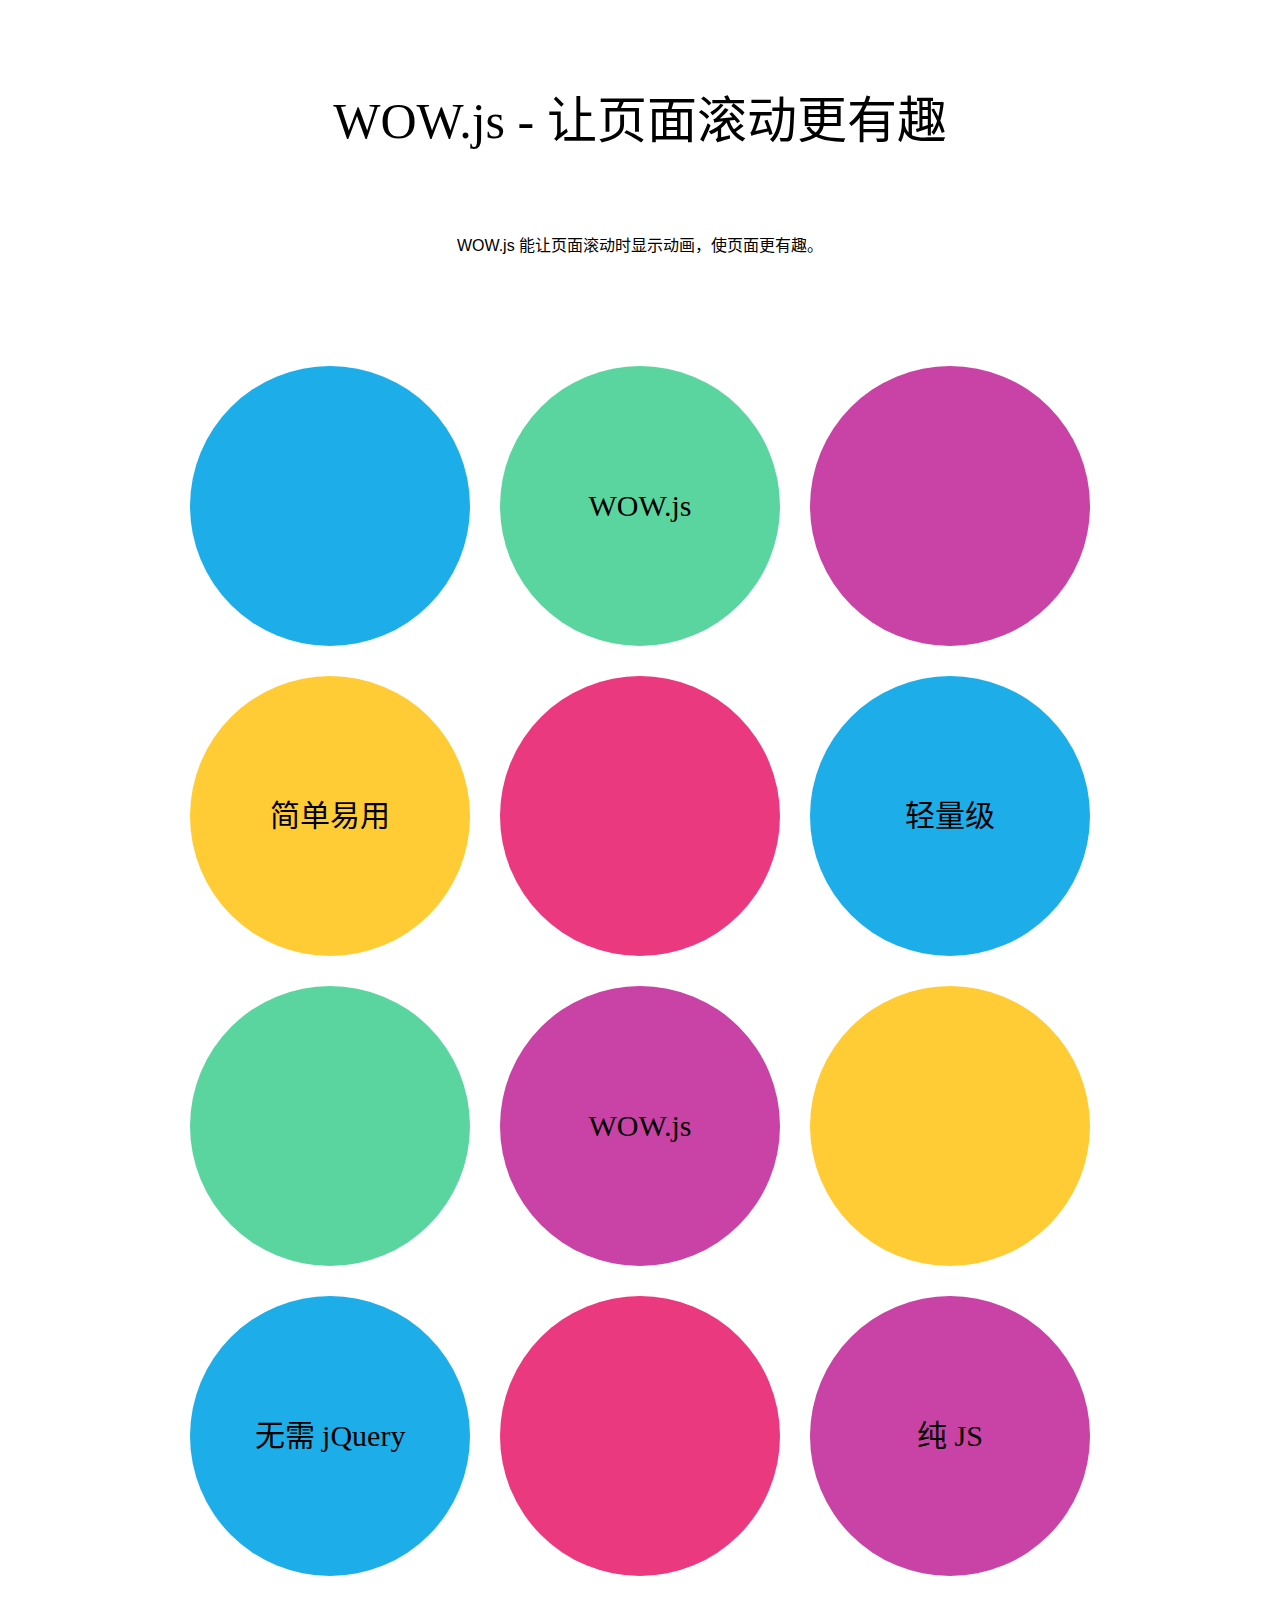
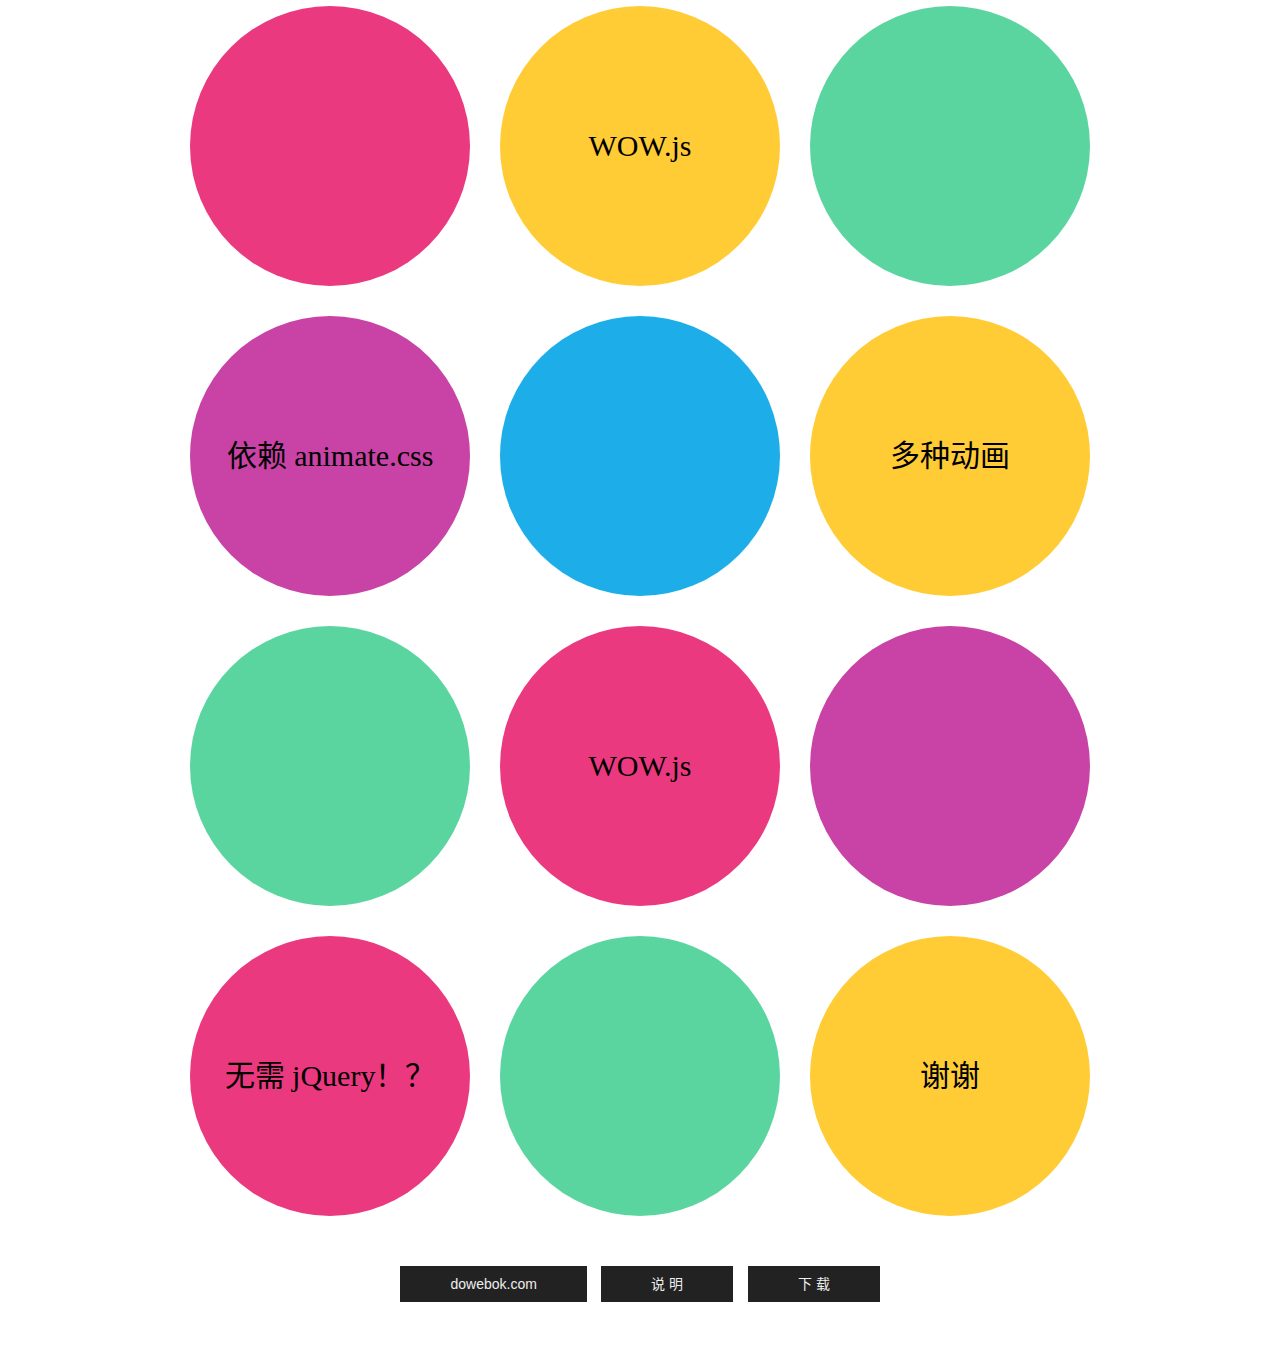
<file: wow动画/index.html>
<!DOCTYPE html>
<html lang="zh-CN">
<head>
<meta charset="utf-8">
<title>WOW.js演示_dowebok</title>
<link rel="stylesheet" href="css/animate.css">
<style>
* { margin: 0; padding: 0;}
body { overflow-x: hidden; font-family: "Microsoft Yahei";}
body h1 { width: 100%; margin: 80px 0; font-size: 50px; font-weight: 500; text-align: center;}
body .txt { margin: 80px 0; font-size: 16px; text-align: center;}
.dowebok { margin: 0 auto;}
.dowebok ul { list-style-type: none;}
.dowebok .row { font-size: 0; text-align: center;}
.dowebok .wow { display: inline-block; width: 280px; height: 280px; margin: 30px 15px 0; border-radius: 50%; font: 30px/280px "Microsoft Yahei"; vertical-align: top; *display: inline; zoom: 1;}
.bg-green { background: #5bd5a0;}
.bg-blue { background: #1daee9;}
.bg-purple { background: #c843a5;}
.bg-red { background: #eb3980;}
.bg-yellow { background: #ffcc35;}
</style>
</head>

<body>
<h1>WOW.js - 让页面滚动更有趣</h1>

<p class="txt">WOW.js 能让页面滚动时显示动画，使页面更有趣。</p>

<div class="dowebok">
	<div class="row">
		<div class="wow rollIn bg-blue"></div>
		<div class="wow bounceInDown bg-green">WOW.js</div>
		<div class="wow lightSpeedIn bg-purple"></div>
	</div>

	<div class="row">
		<div class="wow rollIn bg-yellow" data-wow-delay="0.5s">简单易用</div>
		<div class="wow pulse bg-red" data-wow-iteration="5" data-wow-duration="0.15s"></div>
		<div class="wow bounceInRight bg-blue">轻量级</div>
	</div>

	<div class="row">
		<div class="wow bounceInLeft bg-green"></div>
		<div class="wow flipInX bg-purple">WOW.js</div>
		<div class="wow bounceInRight bg-yellow"></div>
	</div>

	<div class="row">
		<div class="wow rollIn bg-blue">无需 jQuery</div>
		<div class="wow shake bg-red" data-wow-iteration="5" data-wow-duration="0.15s"></div>
		<div class="wow swing bg-purple" data-wow-iteration="2">纯 JS</div>
	</div>

	<div class="row">
		<div class="wow rollIn bg-red"></div>
		<div class="wow bounceInU bg-yellow" data-wow-delay="0.5s">WOW.js</div>
		<div class="wow lightSpeedIn bg-green" data-wow-delay="0.5s" data-wow-duration="0.15s"></div>
	</div>

	<div class="row">
		<div class="wow bounceInLeft bg-purple">依赖 animate.css</div>
		<div class="wow pulse bg-blue" data-wow-iteration="5" data-wow-duration="0.25s"></div>
		<div class="wow lightSpeedIn bg-yellow">多种动画</div>
	</div>

	<div class="row">
		<div class="wow bounce bg-green" data-wow-iteration="5" data-wow-duration="0.15s"></div>
		<div class="wow bounceInUp bg-red">WOW.js</div>
		<div class="wow bounceInRight bg-purple"></div>
	</div>

	<div class="row">
		<div class="wow rollIn bg-red" data-wow-delay="0.5s">无需 jQuery！？</div>
		<div class="wow bounceInDown bg-green" data-wow-delay="1s"></div>
		<div class="wow bounceInRight bg-yellow" data-wow-delay="1.5s">谢谢</div>
	</div>
</div>

<script src="http://cdn.dowebok.com/131/js/wow.min.js"></script>
<script>
if (!(/msie [6|7|8|9]/i.test(navigator.userAgent))){
	new WOW().init();
};
</script>










<!-- 以下是统计及其他信息，与演示无关，不必理会 -->
<p class="vad">
	<a href="http://www.dowebok.com/" target="_blank">dowebok.com</a>
	<a href="http://www.dowebok.com/131.html" target="_blank">说 明</a>
	<a href="http://www.dowebok.com/131.html" target="_blank">下 载</a>
</p>

<style>
* { margin: 0; padding: 0;}
body { font-family: Consolas,arial,"宋体";}
h1 { width: 900px; margin: 40px auto; font: 32px "Microsoft Yahei"; text-align: center;}
.explain, .dowebok-explain { margin-top: 20px; font-size: 14px; text-align: center; color: #f50;}

.vad { margin: 50px 0 5px; padding-bottom: 60px; font-family: Consolas,arial,宋体; text-align:center;}
.vad a { display: inline-block; height: 36px; line-height: 36px; margin: 0 5px; padding: 0 50px; font-size: 14px; text-align:center; color:#eee; text-decoration: none; background-color: #222;}
.vad a:hover { color: #fff; background-color: #000;}
.thead { width: 728px; height: 90px; margin: 0 auto; border-bottom: 40px solid transparent;}

.code { position: relative; margin-top: 100px; padding-top: 41px;}
.code h3 { position: absolute; top: 0; z-index: 10; width: 100px; height: 40px; font: 16px/40px "Microsoft Yahei"; text-align: center; cursor: pointer;}
.code .cur { border: 1px solid #f0f0f0; border-bottom: 1px solid #f8f8f8; background-color: #f8f8f8;}
.code .h31 { left: 0;}
.code .h32 { left: 102px;}
.code .h33 { left: 204px;}
.code .h34 { left: 306px;}
.code { width: 900px; margin-left: auto; margin-right: auto;}
pre { padding: 15px 0; border: 1px solid #f0f0f0; background-color: #f8f8f8;}
.f-dn { display: none;}
</style>

</body>
</html>
</file>
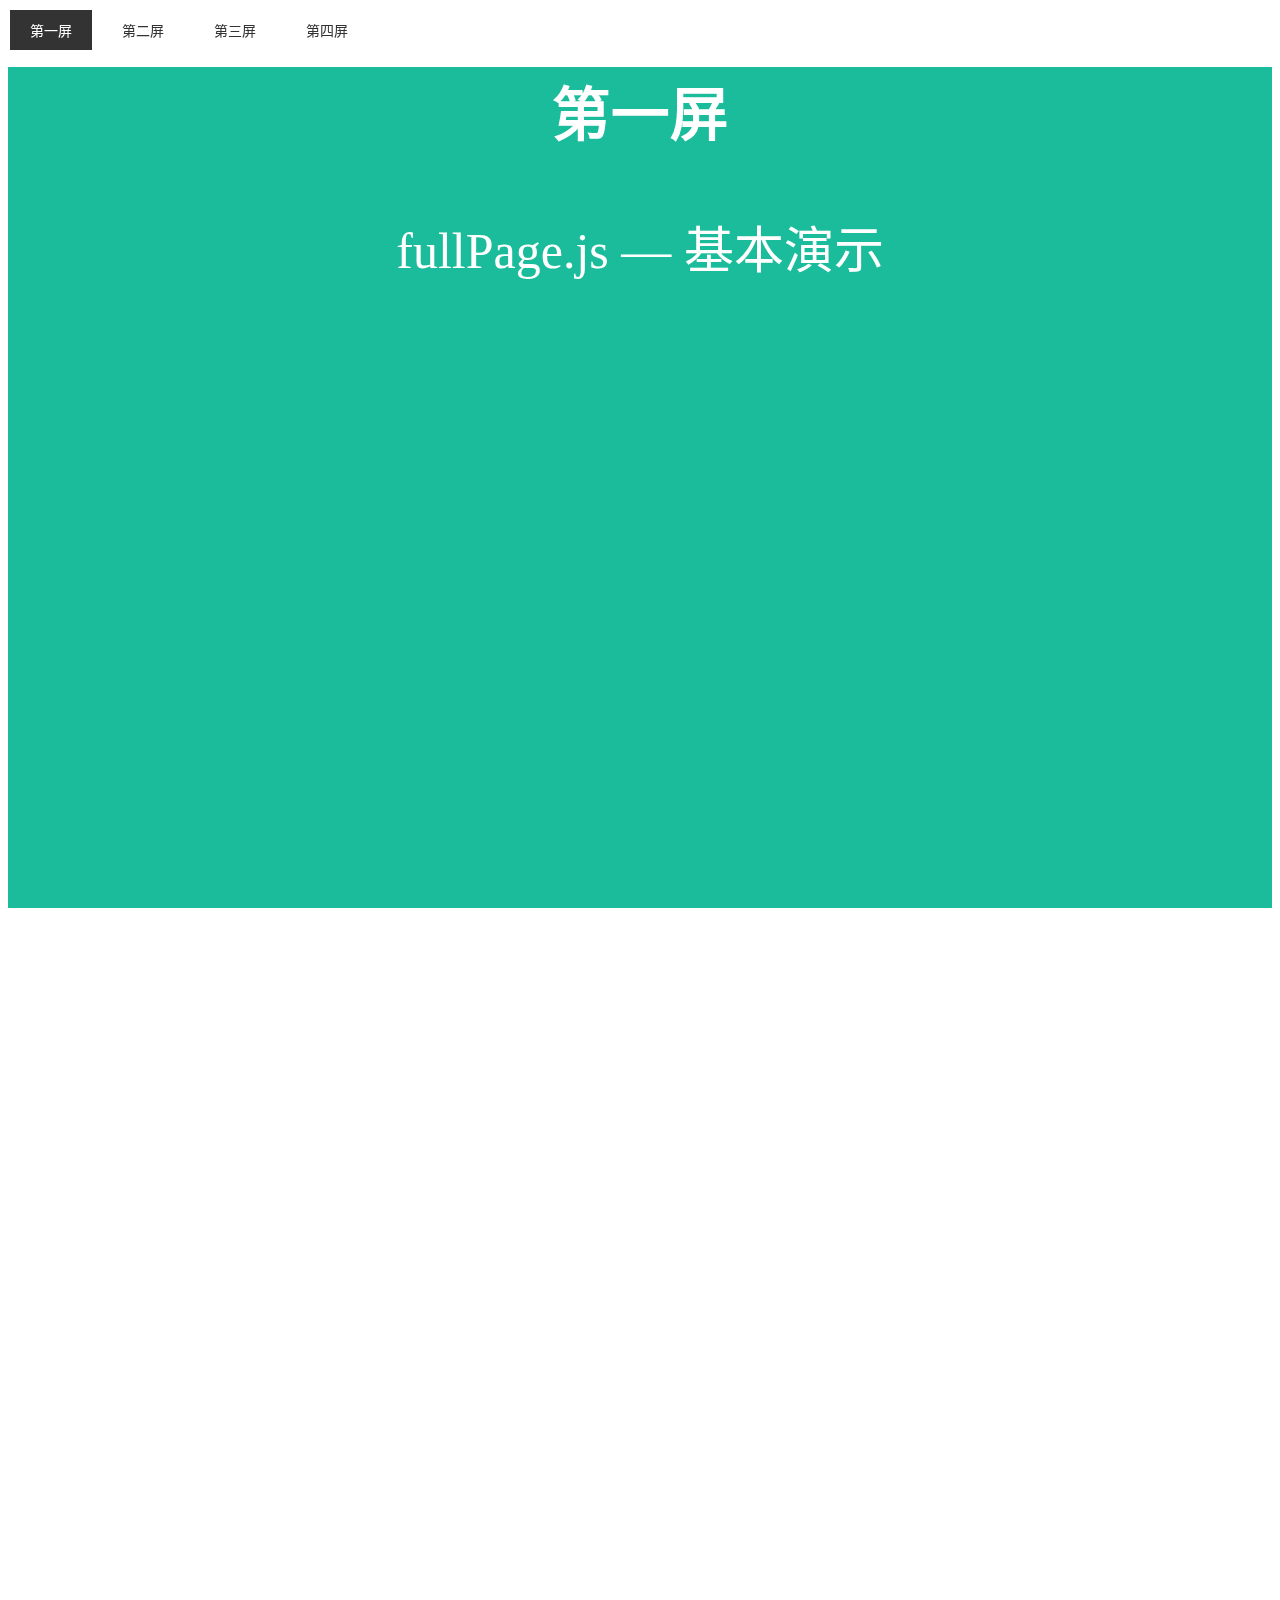
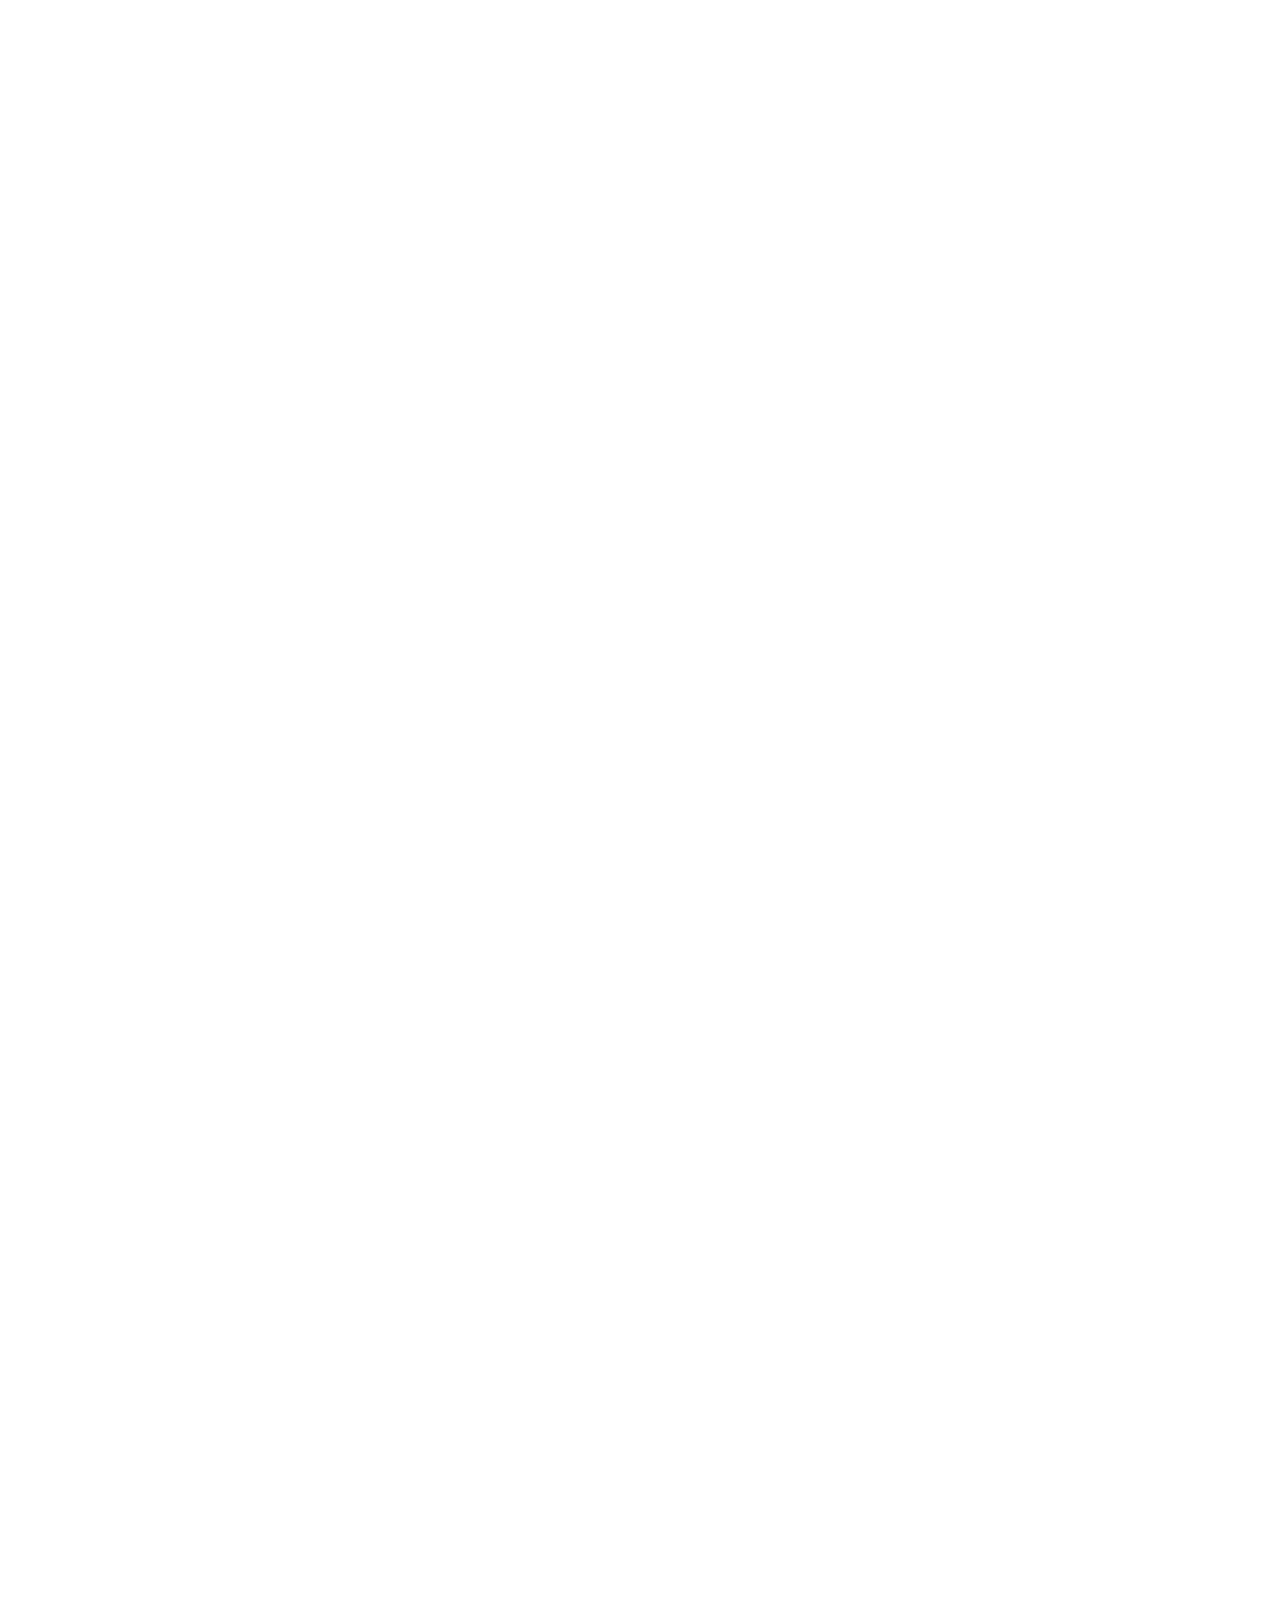
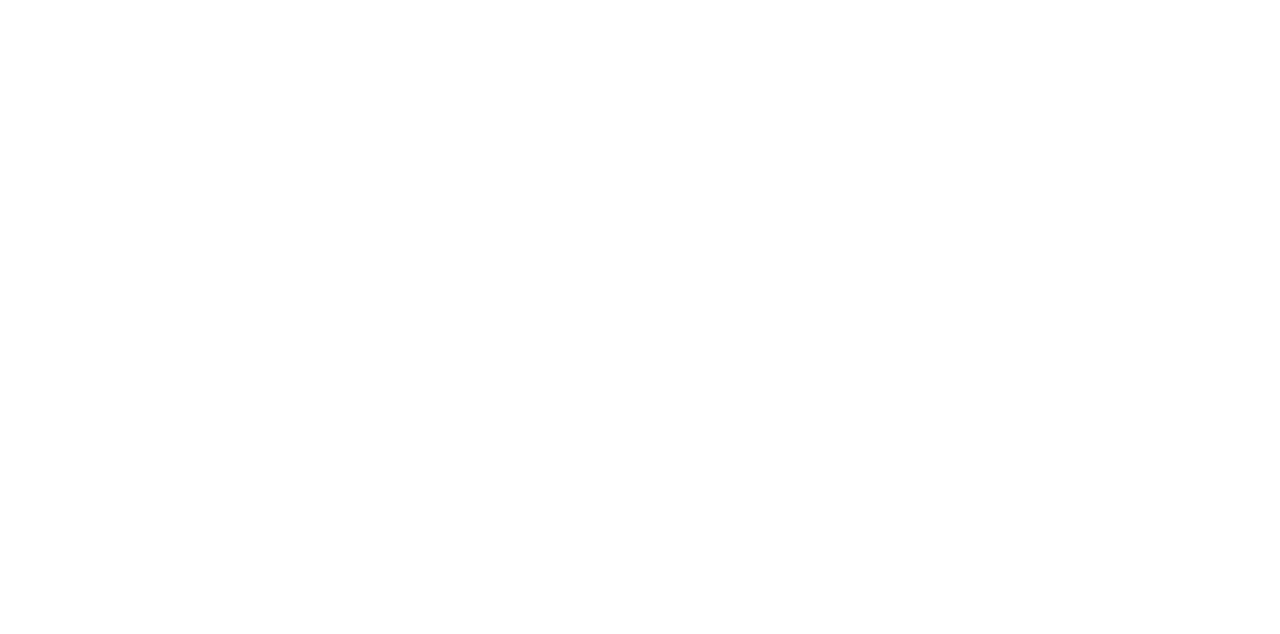
<file: 默认的全屏效果/index.html>
<!DOCTYPE html>
<html lang="zh-CN">
<head>
<meta charset="utf-8">
<title>fullPage.js — 基本演示_dowebok</title>
<link rel="stylesheet" href="http://cdn.dowebok.com/77/css/jquery.fullPage.css">
<link rel="stylesheet" href="css/animate.css">
<style>
#menu { margin: 0; padding: 0; position: fixed; left: 10px; top: 10px; list-style-type: none; z-index: 70;}
#menu li { float: left; margin:  0 10px 0 0; font-size: 14px;}
#menu a { float: left; padding: 10px 20px; background-color: #fff; color: #333; text-decoration: none;}
#menu .active a { color: #fff; background-color: #333;}
.section { text-align: center; font: 50px "Microsoft Yahei"; color: #fff;}
</style>
<script src="./js/jquery.min.js"></script>
<script src="./js/fullPage.min.js"></script>
<script>
$(function(){
	$('#dowebok').fullpage({
		sectionsColor: ['#1bbc9b', '#4BBFC3', '#7BAABE', '#f90'],
		anchors: ['page1', 'page2', 'page3', 'page4'],
		menu: '#menu',
		onLeave: function() {
			console.log('滚动前的回调函数')
		},
		afterRender: function() {
			console.log('页面初始化完成后的回调函数')
		},
		afterLoad: function(anchorLink , index) {
			console.log('滚动到某一屏后的回调函数', anchorLink , index)
		},
		onSlideLeave: function() {
			console.log('某一水平滑块滚动前的回调函数')
		},
		afterSlideLoad: function() {
			console.log('滚动到某一水平滑块后的回调函数')
		}
	});
});
</script>
</head>

<body>
	<ul id="menu">
		<li data-menuanchor="page1" class="active"><a href="#page1">第一屏</a></li>
		<li data-menuanchor="page2"><a href="#page2">第二屏</a></li>
		<li data-menuanchor="page3"><a href="#page3">第三屏</a></li>
		<li data-menuanchor="page4"><a href="#page4">第四屏</a></li>
	</ul>
<div id="dowebok">
	<div class="section">
		<h3 class="wow bounceInRight bg-yellow animated" data-wow-delay="1.5s" >第一屏</h3>
		<p>fullPage.js — 基本演示</p>
	</div>
	<div class="section">
		<div class="slide"><h3>第二屏的第一屏</h3></div>
		<div class="slide"><h3>第二屏的第二屏</h3></div>
		<div class="slide"><h3>第二屏的第三屏</h3></div>
	</div>
	<div class="section">
		<h3 >第三屏</h3>
	</div>
	<div class="section">
		<h3>第四屏</h3>
		<p>这是最后一屏</p>
	</div>
</div>
<script src="http://cdn.dowebok.com/131/js/wow.min.js"></script>
<script type="text/javascript">
var wow = new WOW({
	boxClass: 'wow',
	animateClass: 'animated',
	offset: 0,
	mobile: true,
	live: true
});
wow.init();
</script>
</file>
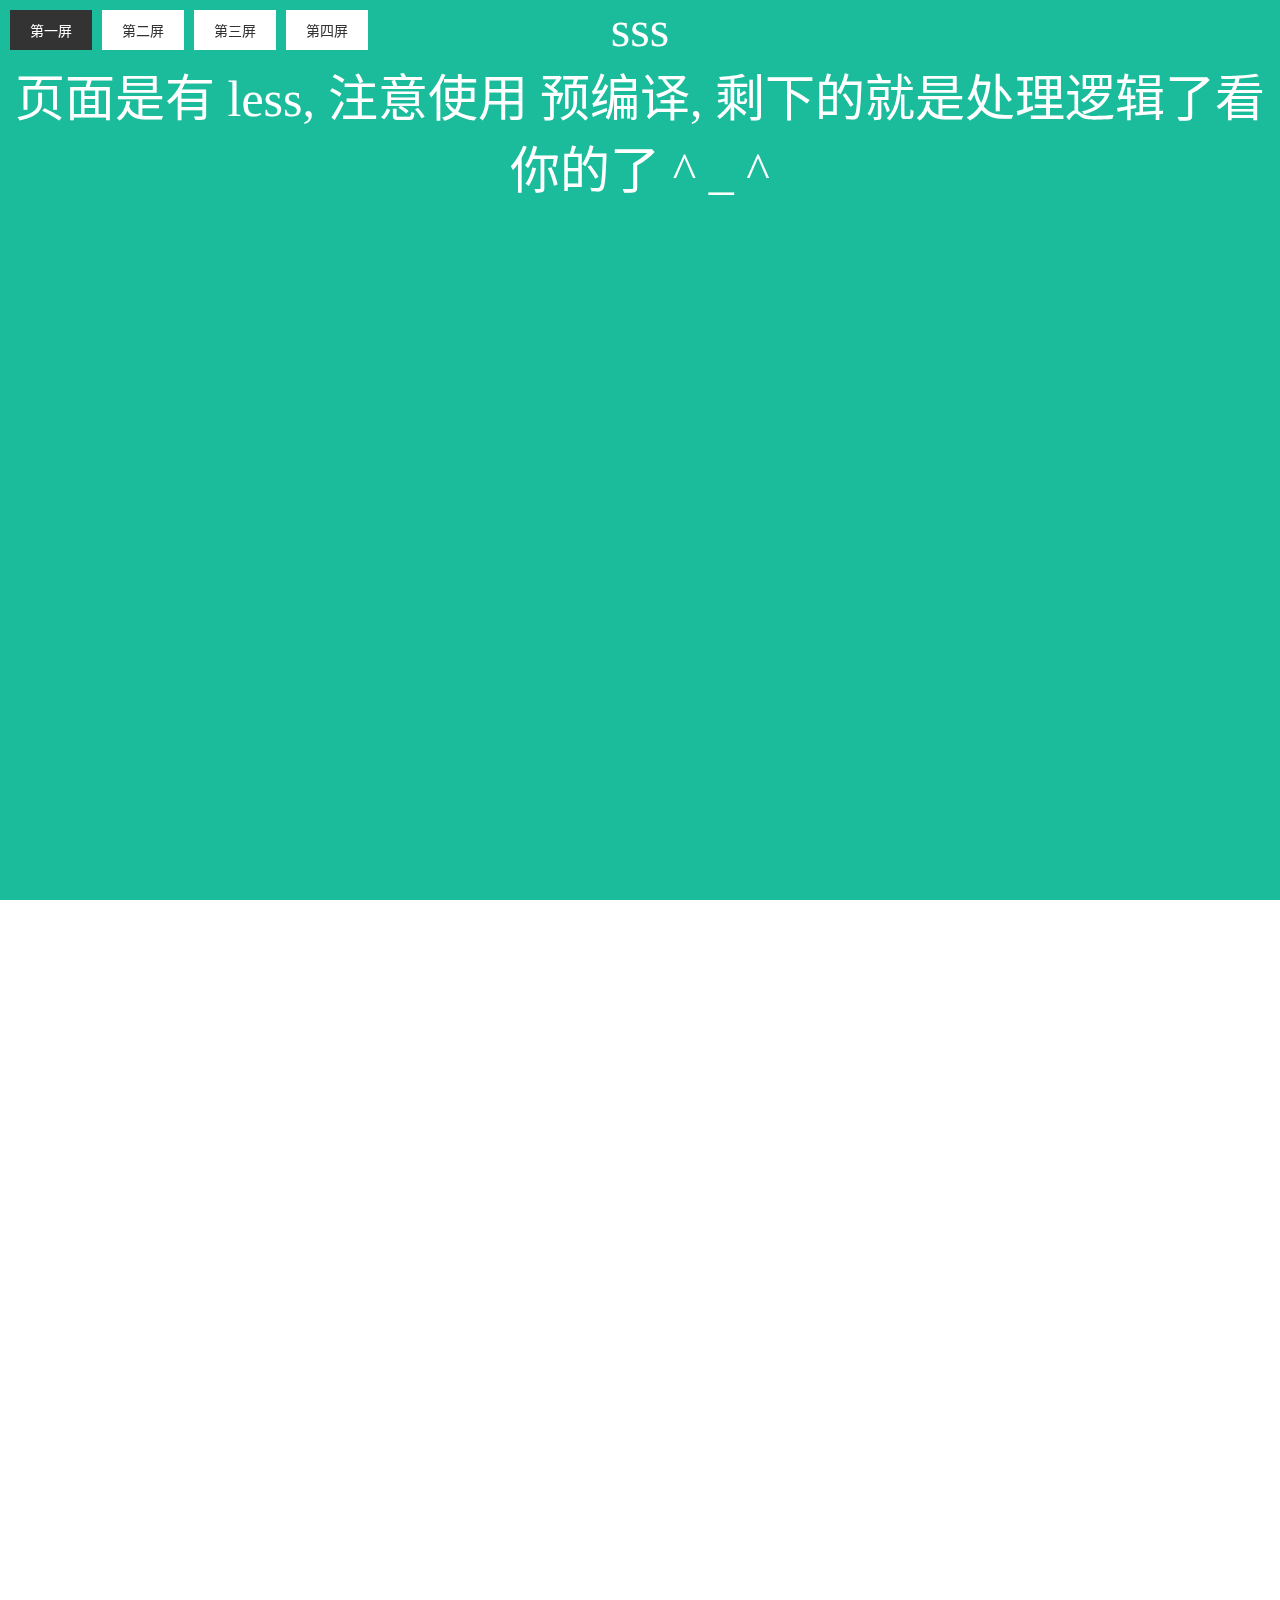
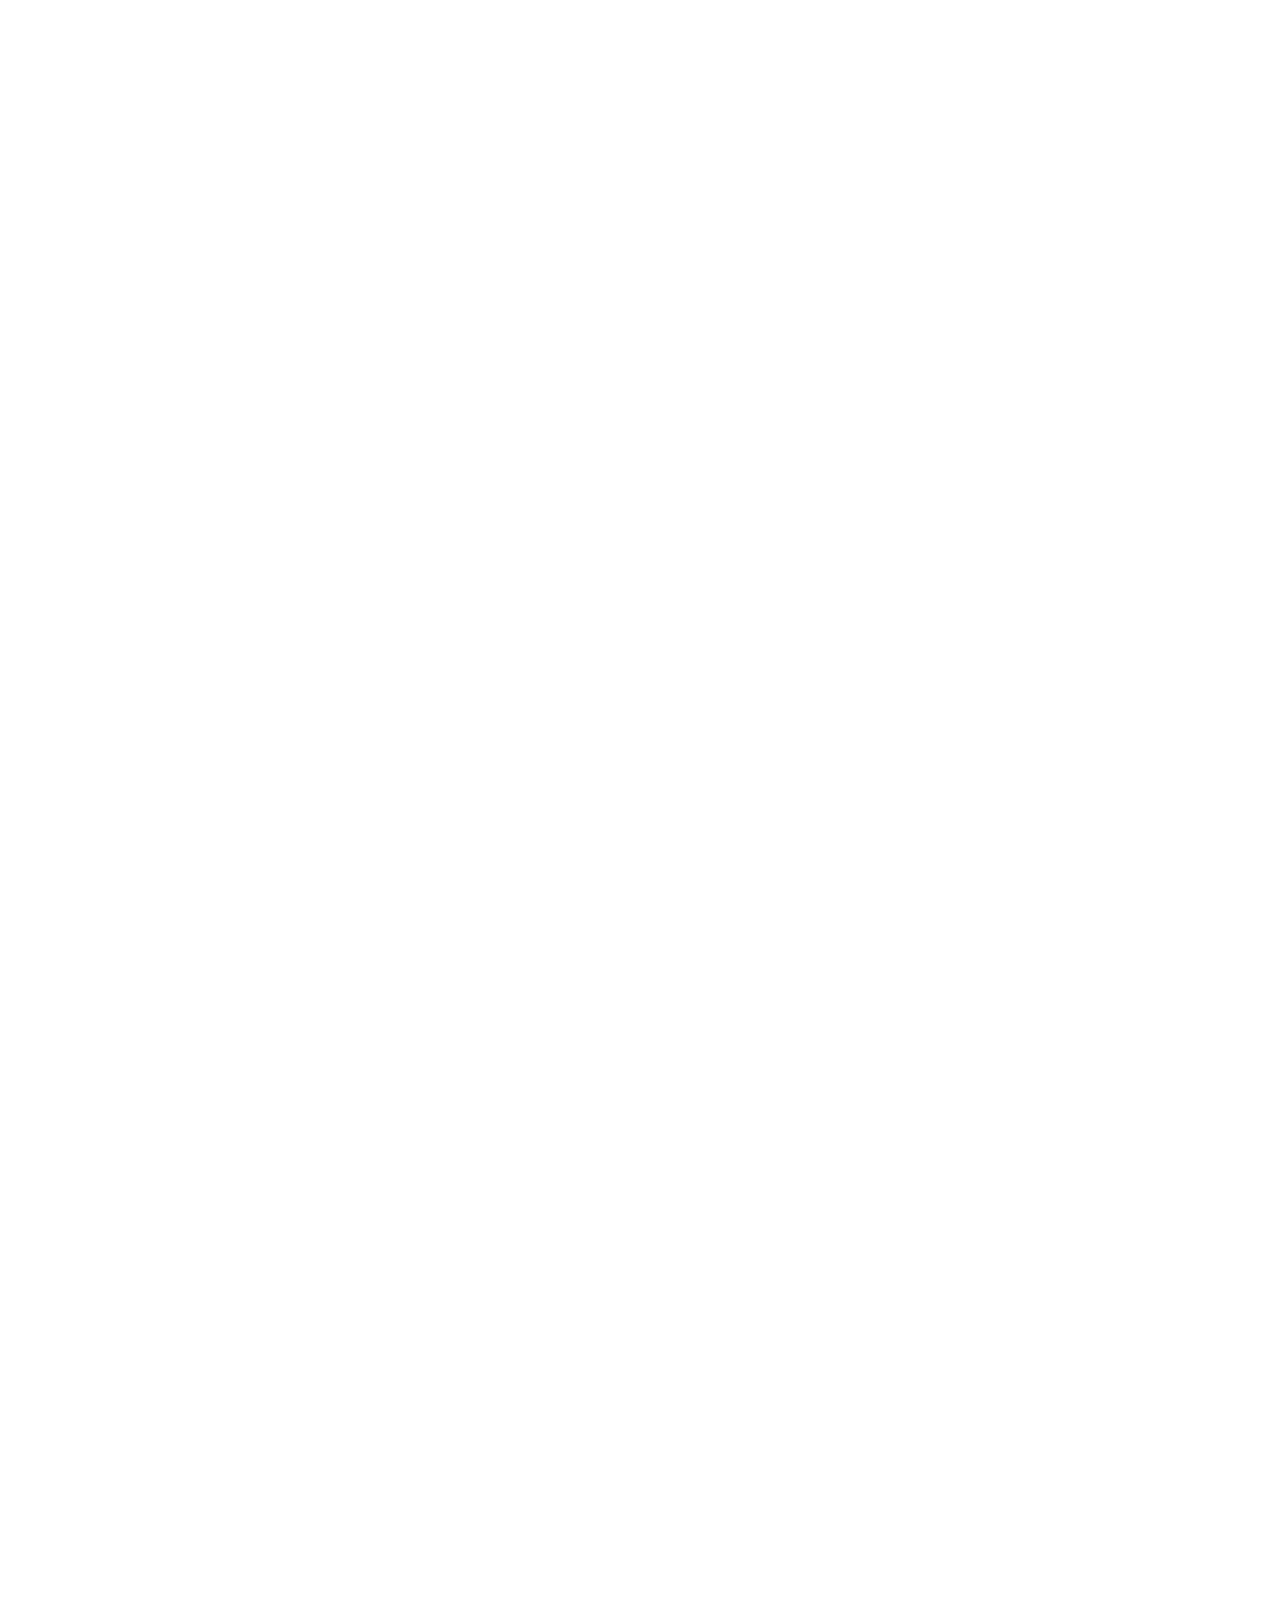
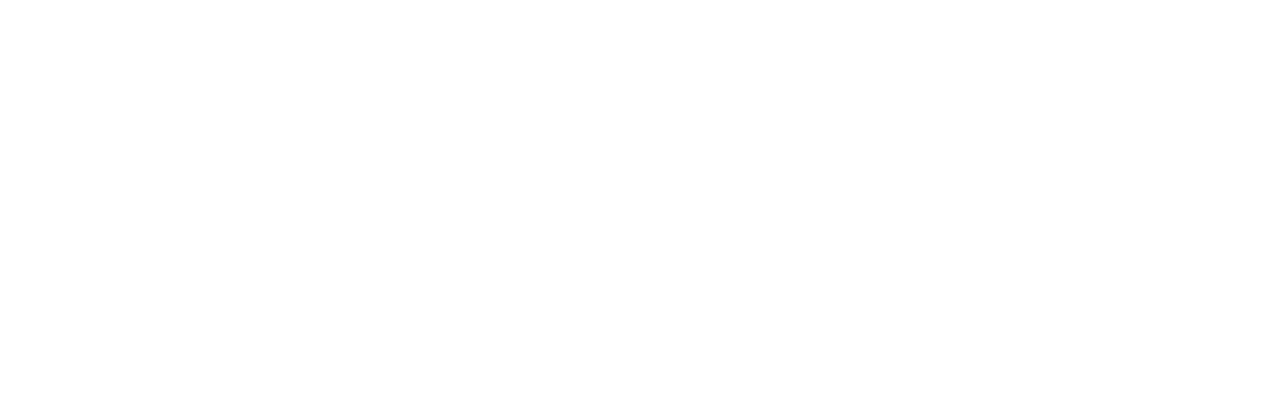
<file: 默认的全屏效果2/index.html>
<!DOCTYPE html>
<html lang="zh-CN">
<head>
<meta charset="utf-8">
<title>fullPage.js — 基本演示_dowebok</title>
<link rel="stylesheet" href="http://cdn.dowebok.com/77/css/jquery.fullPage.css">
<link rel="stylesheet" href="css/animate.css">
<link rel="stylesheet" href="css/base.css">
<link rel="stylesheet" href="./index.css">
<script src="./js/jquery.min.js"></script>
<script src="./js/fullPage.min.js"></script>
<script src="http://cdn.dowebok.com/131/js/wow.min.js"></script>
<script src="./js/index.js"></script>
</head>
<body>

	<ul id="menu">
		<li data-menuanchor="page1" class="active"><a href="#page1">第一屏</a></li>
		<li data-menuanchor="page2"><a href="#page2">第二屏</a></li>
		<li data-menuanchor="page3"><a href="#page3">第三屏</a></li>
		<li data-menuanchor="page4"><a href="#page4">第四屏</a></li>
	</ul>
<div id="dowebok">
	<div class="section">
		<h3 class="bg-yellow animated wow slideInRight" data-wow-delay="1.5s" >第一屏</h3>
		<h3 class="bg-yellow animated wow slideInRight" data-wow-delay="1.6s"  data-wow-duration="2s" data-wow-offset="10"  data-wow-iteration="10">第一屏</h3>
		<h3 class="bg-yellow animated wow slideInRight" data-wow-delay="3.8s" >第一屏</h3>
		<h3 class="bg-yellow animated" data-wow-delay="1.8s" >第一屏</h3>
		<h3 class="wow slideInLeft bg-yellow animated" data-wow-delay="1.9s" >第一屏</h3>
		<h3 class="wow slideInLeft bg-yellow animated" data-wow-delay="2.5s" >第一屏</h3>
		<h3 class="bg-yellow animated" data-wow-delay="2s" >第一屏</h3>
		<h3 class="wow slideInLeft bg-yellow animated" data-wow-delay="2.3s" >第一屏</h3>
		<div class="wow slideInLeft" data-wow-duration="2s" data-wow-delay="5s">sss</div>
		<p>页面是有 less, 注意使用 预编译, 剩下的就是处理逻辑了看你的了 ^ _ ^</p>
	</div>
	<div class="section" >
		<h3 class="bg-yellow animated wow slideInRight" data-wow-delay="1.5s" >第一屏</h3>
		<h3 class="bg-yellow animated wow slideInRight" data-wow-delay="1.6s"  data-wow-duration="2s" data-wow-offset="10"  data-wow-iteration="10">第一屏</h3>
		<h3 class="bg-yellow animated wow slideInRight" data-wow-delay="3.8s" >第一屏</h3>
		<h3 class="bg-yellow animated" data-wow-delay="1.8s" >第一屏</h3>
		<h3 class="wow slideInLeft bg-yellow animated" data-wow-delay="1.9s" >第一屏</h3>
		<h3 class="wow slideInLeft bg-yellow animated" data-wow-delay="2.5s" >第一屏</h3>
		<h3 class="bg-yellow animated" data-wow-delay="2s" >第一屏</h3>
		<h3 class="wow slideInLeft bg-yellow animated" data-wow-delay="2.3s" >第一屏</h3>
		<div class="wow slideInLeft" data-wow-duration="2s" data-wow-delay="5s">sss</div>
		<p>fullPage.js — 基本演示</p>
	</div>
	<div class="section">
		<h3 class="bg-yellow animated wow slideInRight" data-wow-delay="1.5s" >第一屏</h3>
		<h3 class="bg-yellow animated wow slideInRight" data-wow-delay="1.6s"  data-wow-duration="2s" data-wow-offset="10"  data-wow-iteration="10">第一屏</h3>
		<h3 class="bg-yellow animated wow slideInRight" data-wow-delay="3.8s" >第一屏</h3>
		<h3 class="bg-yellow animated" data-wow-delay="1.8s" >第一屏</h3>
		<h3 class="wow slideInLeft bg-yellow animated" data-wow-delay="1.9s" >第一屏</h3>
		<h3 class="wow slideInLeft bg-yellow animated" data-wow-delay="2.5s" >第一屏</h3>
		<h3 class="bg-yellow animated" data-wow-delay="2s" >第一屏</h3>
		<h3 class="wow slideInLeft bg-yellow animated" data-wow-delay="2.3s" >第一屏</h3>
		<div class="wow slideInLeft" data-wow-duration="2s" data-wow-delay="5s">sss</div>
		<p>fullPage.js — 基本演示</p>
	</div>
	<div class="section">
		<h3 class="bg-yellow animated wow slideInRight" data-wow-delay="1.5s" >第一屏</h3>
		<h3 class="bg-yellow animated wow slideInRight" data-wow-delay="1.6s"  data-wow-duration="2s" data-wow-offset="10"  data-wow-iteration="10">第一屏</h3>
		<h3 class="bg-yellow animated wow slideInRight" data-wow-delay="3.8s" >第一屏</h3>
		<h3 class="bg-yellow animated" data-wow-delay="1.8s" >第一屏</h3>
		<h3 class="wow slideInLeft bg-yellow animated" data-wow-delay="1.9s" >第一屏</h3>
		<h3 class="wow slideInLeft bg-yellow animated" data-wow-delay="2.5s" >第一屏</h3>
		<h3 class="bg-yellow animated" data-wow-delay="2s" >第一屏</h3>
		<h3 class="wow slideInLeft bg-yellow animated" data-wow-delay="2.3s" >第一屏</h3>
		<div class="wow slideInLeft" data-wow-duration="2s" data-wow-delay="5s">sss</div>
		<p>fullPage.js — 基本演示</p>
	</div>
</div>

<script type="text/javascript">

</script>
</file>
<file: 默认的全屏效果2/index.css>
#menu {
  margin: 0;
  padding: 0;
  position: fixed;
  left: 10px;
  top: 10px;
  list-style-type: none;
  z-index: 70;
}
#menu li {
  float: left;
  margin: 0 10px 0 0;
  font-size: 14px;
}
#menu a {
  float: left;
  padding: 10px 20px;
  background-color: #fff;
  color: #333;
  text-decoration: none;
}
#menu .active a {
  color: #fff;
  background-color: #333;
}
.section {
  text-align: center;
  font: 50px "Microsoft Yahei";
  color: #fff;
}
.section h3 {
  display: none;
}
</file>
<file: 默认的全屏效果2/css/base.css>
@charset "utf-8";

/************* Reset CSS *************/
/* 清除内外边距 */
html, body, h1, h2, h3, h4, h5, h6, hr, p, blockquote, /* structural elements 结构元素 */
dl, dt, dd, ul, ol, li, /* list elements 列表元素 */
pre, /* text formatting elements 文本格式元素 */
form, fieldset,iframe, lengend, label, button, input, textarea, /* form elements 表单元素 */
th, td { /* table elements 表格元素 */
    margin: 0;
    padding: 0;
}

/*移动端必须加，下*/
*,
::before,
::after{
    /*reset css  重制 css*/
    /*选择所有标签*/
    margin:0;
    padding:0;

    /*清楚移动端默认的，点击高亮效果*/
    -webkit-tap-highlight-color: transparent;

    /*都是以边框开始计算大小,因为是百分比布局，防止溢出*/
    -webkit-box-sizing: border-box;
    box-sizing: border-box;
}
/*移动端必须加，上*/

input{
    /*去除input的默认样式*/
    border:none;
    /*去除高亮*/
    outline:none;
    /*去除默认的表单样式，的内阴影效果*/
    -webkit-appearance: none;
    appearance: none;
}


h1 ,h2 ,h3 ,h4, h5, h6 { font-size: 100%; }

address, cite, dfn, var { font-style: normal; } /* 将斜体扶正 */
code, kbd, pre, samp, tt { font-family: "Courier New", Courier, monospace; } /* 统一等宽字体 */
small { font-size: 12px; } /* 小于 12px 的中文很难阅读，让 small 正常化 */

/* 重置列表元素 */
ul, ol { list-style: none; }

/* 重置文本格式元素 */
a { text-decoration: none; color:#333;}
a:hover { text-decoration: none; }

/* 重置表单元素 */
legend { color: #000; } /* for ie6 */
fieldset, img, button{ border: none;}
/* 注：optgroup 无法扶正 */
button, input, select, textarea {
    font-size: 100%; /* 使得表单元素在 ie 下能继承字体大小 */
}

img, iframe, table, form{ vertical-align: top;}

/* 重置表格元素 */
table {
    border-collapse: collapse;
    border-spacing: 0;
}

/* 重置 hr */
hr {
    border: none;
    height: 1px;
}
/************* Reset CSS *************/
.clearfix {zoom: 1; }
.clearfix:after, .clearfix:before {content: "\200B"; display: block; height: 0; visibility: hidden; }
.clearfix:after {clear: both; }
/* Global:常用样式 */
.fl{ float:left;}
.fr{ float:right;}
/*.clearfix{display: block; display: table; *display: inline-block; _height: 1%;}/!*清浮动*!/*/
/*.clearfix:after {content:'\20'; display:block; clear:both;}/!*清浮动*!/*/
.clearself{ overflow:hidden; _overflow:visible; _height:1%;}
.inline-block{display:inline-block;*zoom: 1;*display: inline;vertical-align:middle;overflow:hidden;}
.justify{ text-align: justify; text-justify: inter-ideograph;}
.clear { font-size: 0px; height: 0px; line-height: 0px; overflow: hidden; clear: both;}
/* end Global */
body{    font-size:14px;
        /*font-family: "Microsoft YaHei",sans-serif;/!*当设备支持 微软雅黑就选择用，不支持是用默认的 sans-serif*!/*/
        font-family: 'Microsoft Yahei',Arial,Helvetica,sans-serif;
        color:#333;
}
i{font-style: normal}
</file>
